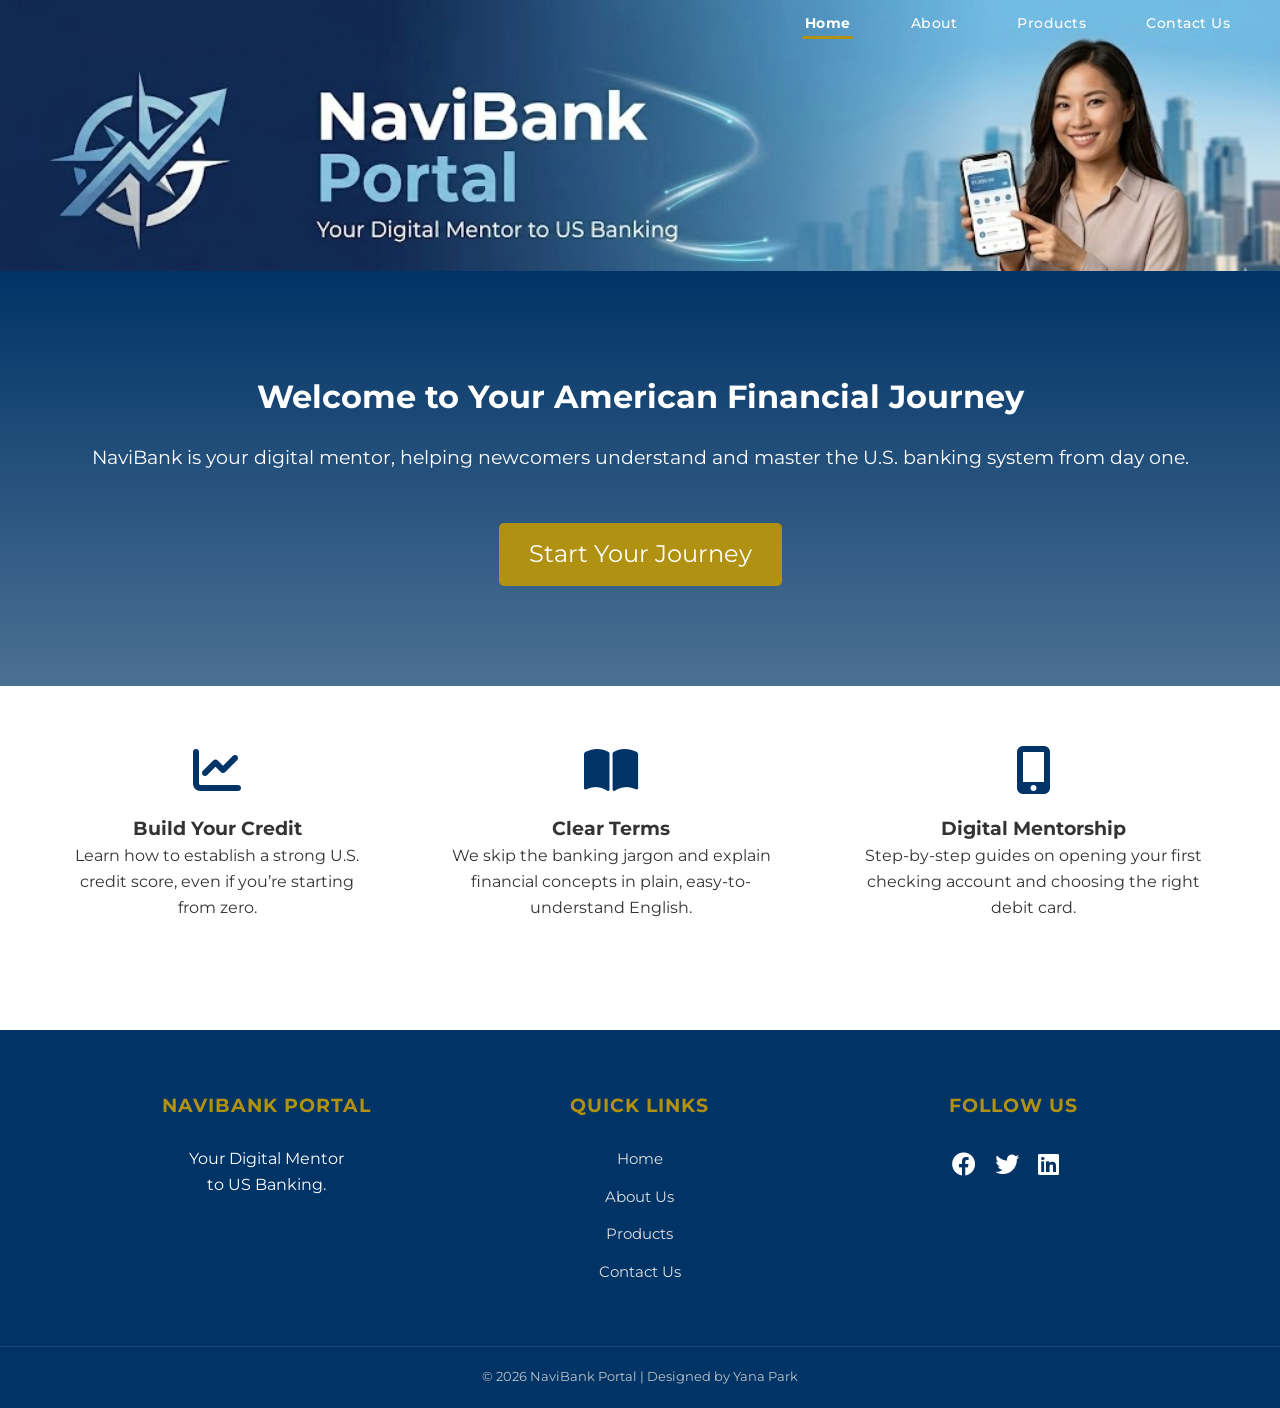
<file: index.html>
<!DOCTYPE html>
<html lang="en">

<head>
    <meta charset="UTF-8">
    <meta name="viewport" content="width=device-width, initial-scale=1.0">
    <title>Home</title>
    <link rel="stylesheet" href="https://cdnjs.cloudflare.com/ajax/libs/font-awesome/6.0.0/css/all.min.css">
    <link rel="preconnect" href="https://fonts.googleapis.com">
    <link rel="preconnect" href="https://fonts.gstatic.com" crossorigin>
    <link href="https://fonts.googleapis.com/css2?family=Montserrat:wght@400;700&display=swap" rel="stylesheet">
    <link rel="stylesheet" href="css/style.css">
</head>

<body>
    <header>
        <nav class="overlay-nav">
            <!-- Hamburger Menu for Mobile -->
            <input type="checkbox" id="menu-toggle">
            <label for="menu-toggle" class="hamburger">
                <i class="fas fa-bars"></i>
            </label>
            <ul class="nav-links">
                <label for="menu-toggle" class="close-menu">
                    <i class="fas fa-times"></i>
                </label>
                <li><a href="index.html" class="active">Home</a></li>
                <li><a href="history.html">About</a></li>
                <li><a href="products.html">Products</a></li>
                <li><a href="contactus.html">Contact Us</a></li>
            </ul>
        </nav>
        <img src="images/NaviBank_header.png" alt="NaviBank Portal Banner featuring an adult Asian woman">
    </header>
    <main>
        <section class="hero">
            <div class="hero-content">
                <h1>Welcome to Your American Financial Journey</h1>
                <p>NaviBank is your digital mentor, helping newcomers understand and master the U.S. banking system
                    from
                    day one.</p>
                <a href="products.html" class="btn-primary">Start Your Journey</a>
            </div>
        </section>
        <section class="features">
            <div class="feature-item">
                <i class="fas fa-chart-line"></i>
                <h3>Build Your Credit</h3>
                <p>Learn how to establish a strong U.S. credit score, even if you’re starting from zero.</p>
            </div>
            <div class="feature-item">
                <i class="fas fa-book-open"></i>
                <h3>Clear Terms</h3>
                <p>We skip the banking jargon and explain financial concepts in plain, easy-to-understand English.</p>
            </div>
            <div class="feature-item">
                <i class="fas fa-mobile-alt"></i>
                <h3>Digital Mentorship</h3>
                <p>Step-by-step guides on opening your first checking account and choosing the right debit card.</p>
            </div>
        </section>
    </main>

    <!-- Footer -->
    <footer>
        <div class="footer-container">
            <div class="footer-info">
                <h3>NaviBank Portal</h3>
                <p>Your Digital Mentor <br>to US Banking.</p>
            </div>

            <div class="footer-links">
                <h4>Quick Links</h4>
                <ul>
                    <li><a href="index.html">Home</a></li>
                    <li><a href="history.html">About Us</a></li>
                    <li><a href="products.html">Products</a></li>
                    <li><a href="contactus.html">Contact Us</a></li>
                </ul>
            </div>

            <div class="footer-social">
                <h4>Follow Us</h4>
                <div class="social-icons">
                    <a href="#"><i class="fab fa-facebook"></i></a>
                    <a href="#"><i class="fab fa-twitter"></i></a>
                    <a href="#"><i class="fab fa-linkedin"></i></a>
                </div>
            </div>
        </div>

        <div class="footer-bottom">
            <p>&copy; 2026 NaviBank Portal | Designed by Yana Park</p>
        </div>
    </footer>
</body>

</html>
</file>
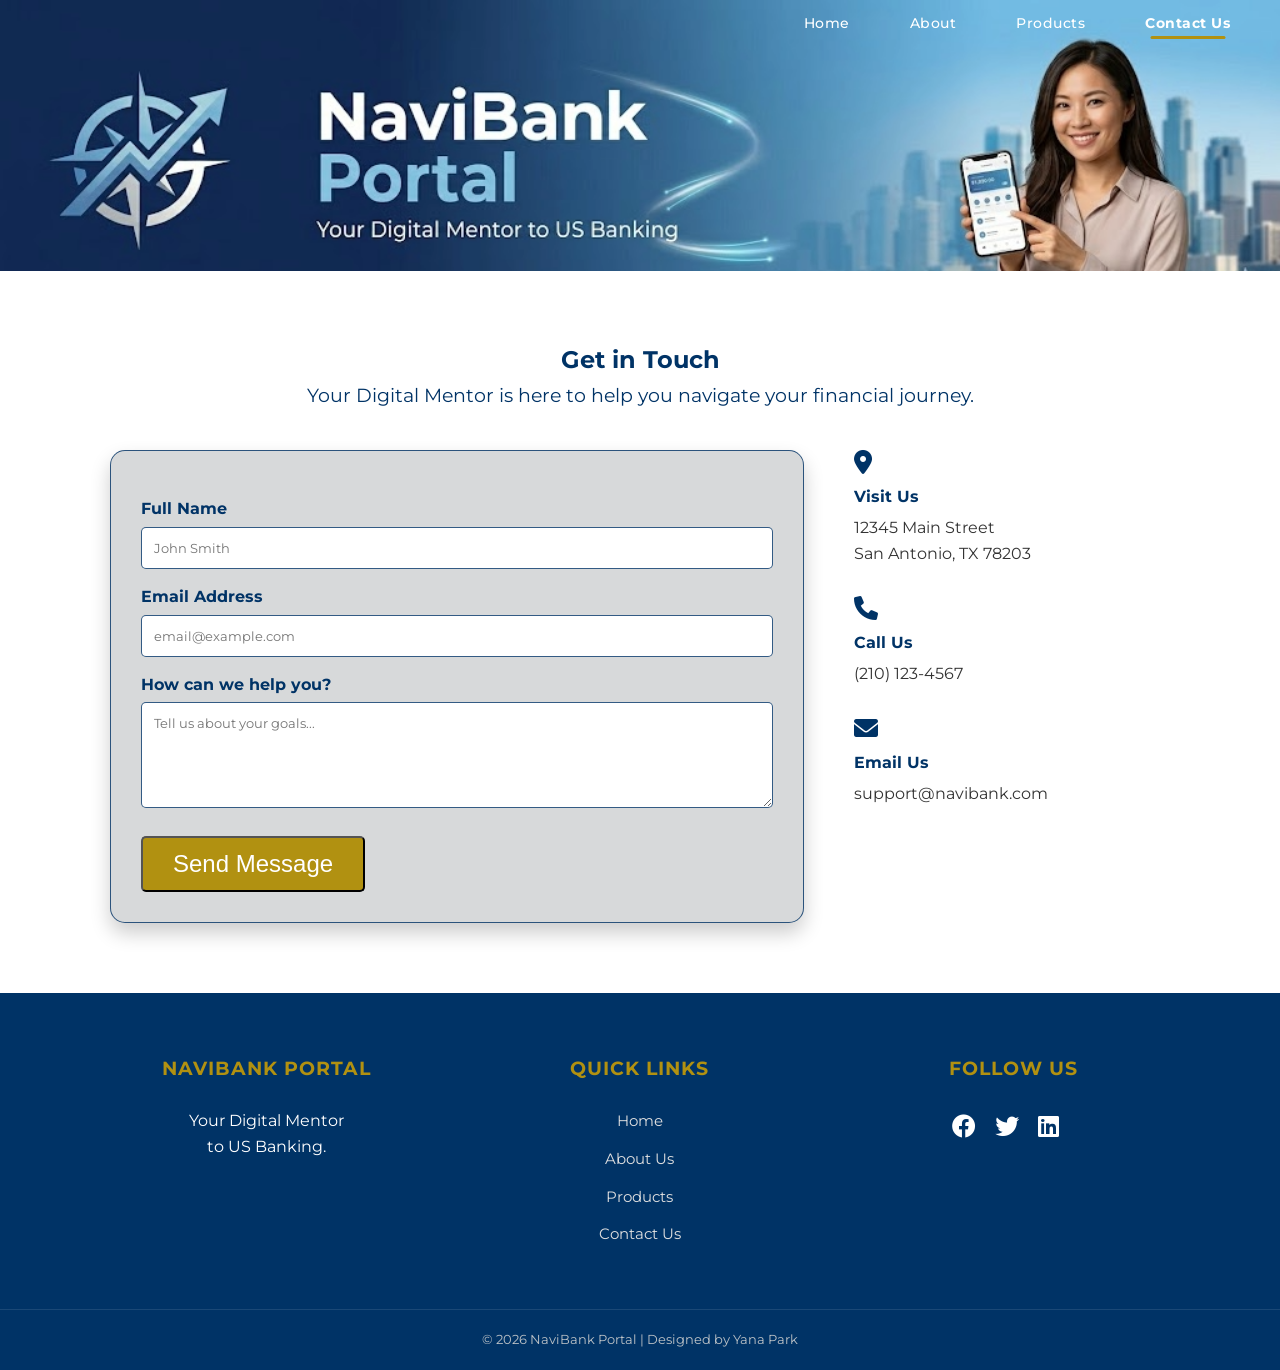
<file: contactus.html>
<!DOCTYPE html>
<html lang="en">

<head>
    <meta charset="UTF-8">
    <meta name="viewport" content="width=device-width, initial-scale=1.0">
    <title>Contact Us</title>
    <link rel="stylesheet" href="https://cdnjs.cloudflare.com/ajax/libs/font-awesome/6.0.0/css/all.min.css">
    <link rel="preconnect" href="https://fonts.googleapis.com">
    <link rel="preconnect" href="https://fonts.gstatic.com" crossorigin>
    <link href="https://fonts.googleapis.com/css2?family=Montserrat:wght@400;700&display=swap" rel="stylesheet">
    <link rel="stylesheet" href="css/style.css">
</head>

<body>
    <header>
        <nav class="overlay-nav">
            <!-- Hamburger Menu for Mobile -->
            <input type="checkbox" id="menu-toggle">
            <label for="menu-toggle" class="hamburger">
                <i class="fas fa-bars"></i>
            </label>
            <ul class="nav-links">
                <label for="menu-toggle" class="close-menu">
                    <i class="fas fa-times"></i>
                </label>
                <li><a href="index.html">Home</a></li>
                <li><a href="history.html">About</a></li>
                <li><a href="products.html">Products</a></li>
                <li><a href="contactus.html" class="active">Contact Us</a></li>
            </ul>
        </nav>
        <img src="images/NaviBank_header.png" alt="NaviBank Portal Banner featuring an adult Asian woman">
    </header>
    <main class="contact-container">
        <div class="contact-header">
            <h2>Get in Touch</h2>
            <p>Your Digital Mentor is here to help you navigate your financial journey.</p>
        </div>

        <section class="contact-content">
            <div class="contact-form">
                <form id="contactForm" novalidate>
                    <label for="name">Full Name</label>
                    <input type="text" id="name" placeholder="John Smith" required>

                    <label for="email">Email Address</label>
                    <input type="email" id="email" placeholder="email@example.com" required>

                    <label for="message">How can we help you?</label>
                    <textarea id="message" rows="5" placeholder="Tell us about your goals..."></textarea>

                    <button type="submit" class="btn-primary">Send Message</button>
                </form>
            </div>

            <div class="contact-info-box">
                <div class="info-item">
                    <i class="fas fa-location-dot"></i>
                    <h4>Visit Us</h4>
                    <p>12345 Main Street<br>San Antonio, TX 78203</p>
                </div>
                <div class="info-item">
                    <i class="fas fa-phone"></i>
                    <h4>Call Us</h4>
                    <p>(210) 123-4567</p>
                </div>
                <div class="info-item">
                    <i class="fas fa-envelope"></i>
                    <h4>Email Us</h4>
                    <p>support@navibank.com</p>
                </div>
            </div>
        </section>
    </main>

    <!-- Footer -->
    <footer>
        <div class="footer-container">
            <div class="footer-info">
                <h3>NaviBank Portal</h3>
                <p>Your Digital Mentor <br>to US Banking.</p>
            </div>

            <div class="footer-links">
                <h4>Quick Links</h4>
                <ul>
                    <li><a href="index.html">Home</a></li>
                    <li><a href="history.html">About Us</a></li>
                    <li><a href="products.html">Products</a></li>
                    <li><a href="contactus.html">Contact Us</a></li>
                </ul>
            </div>

            <div class="footer-social">
                <h4>Follow Us</h4>
                <div class="social-icons">
                    <a href="#"><i class="fab fa-facebook"></i></a>
                    <a href="#"><i class="fab fa-twitter"></i></a>
                    <a href="#"><i class="fab fa-linkedin"></i></a>
                </div>
            </div>
        </div>

        <div class="footer-bottom">
            <p>&copy; 2026 NaviBank Portal | Designed by Yana Park</p>
        </div>
    </footer>
    <script src="js/script.js"></script>
</body>

</html>
</file>
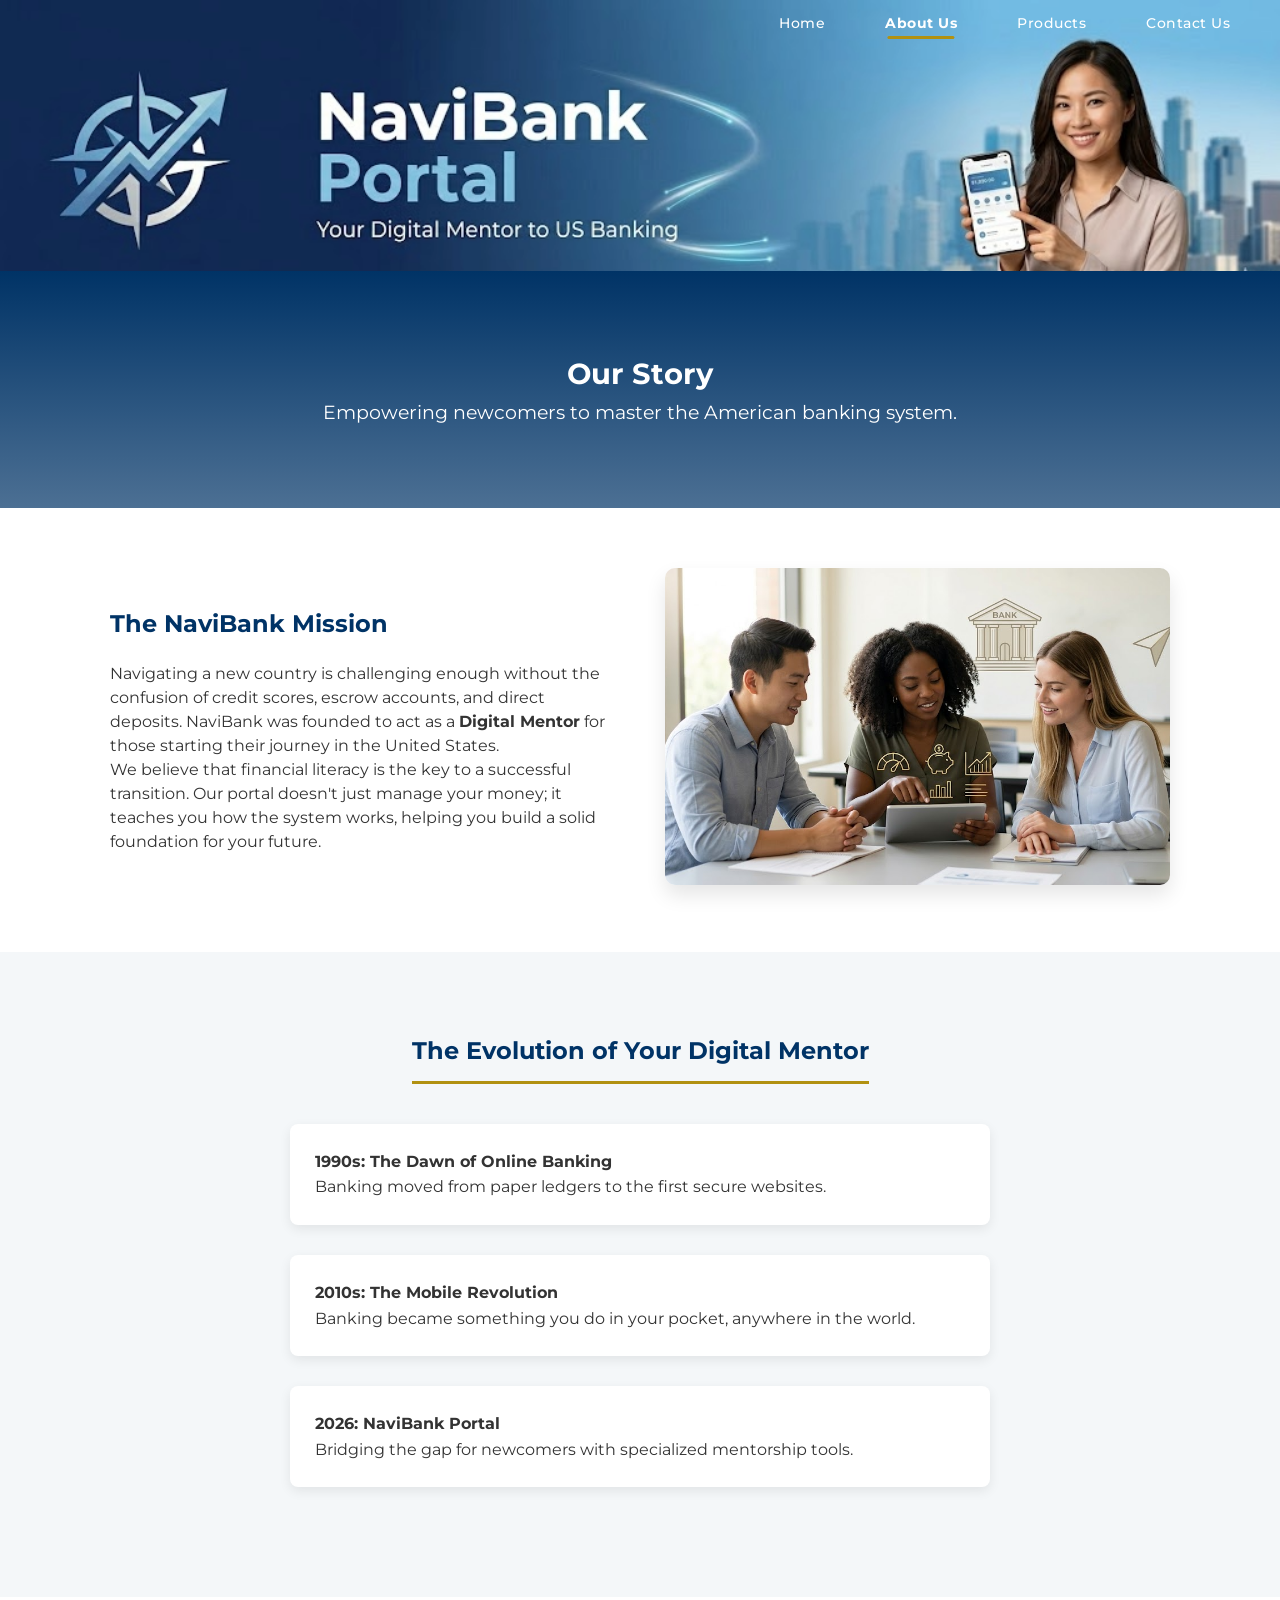
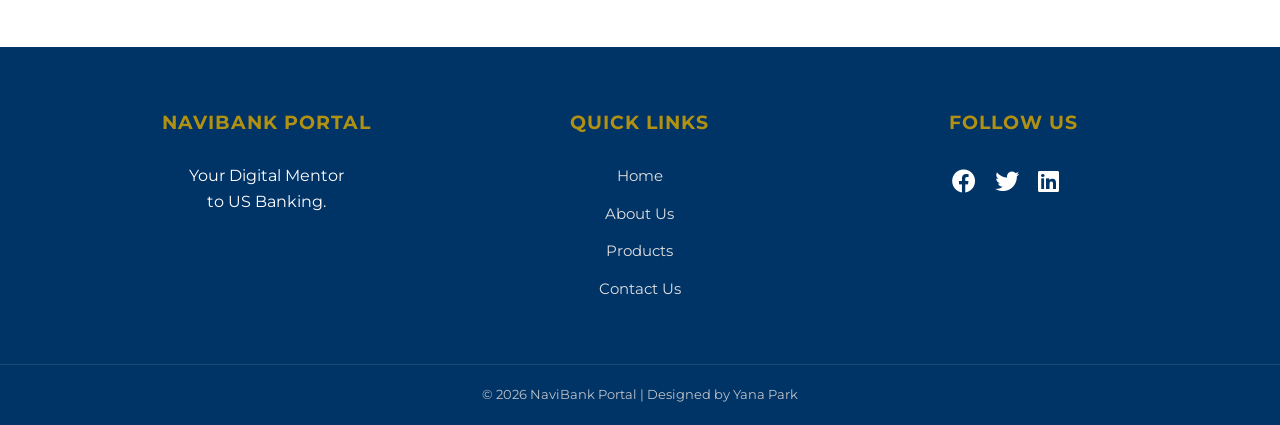
<file: history.html>
<!DOCTYPE html>
<html lang="en">

<head>
    <meta charset="UTF-8">
    <meta name="viewport" content="width=device-width, initial-scale=1.0">
    <title>About Us</title>
    <link rel="stylesheet" href="https://cdnjs.cloudflare.com/ajax/libs/font-awesome/6.0.0/css/all.min.css">
    <link rel="preconnect" href="https://fonts.googleapis.com">
    <link rel="preconnect" href="https://fonts.gstatic.com" crossorigin>
    <link href="https://fonts.googleapis.com/css2?family=Montserrat:wght@400;700&display=swap" rel="stylesheet">
    <link rel="stylesheet" href="css/style.css">
</head>

<body>
    <header>
        <nav class="overlay-nav">
            <!-- Hamburger Menu for Mobile -->
            <input type="checkbox" id="menu-toggle">
            <label for="menu-toggle" class="hamburger">
                <i class="fas fa-bars"></i>
            </label>
            <ul class="nav-links">
                <label for="menu-toggle" class="close-menu">
                    <i class="fas fa-times"></i>
                </label>
                <li><a href="index.html">Home</a></li>
                <li><a href="history.html" class="active">About Us</a></li>
                <li><a href="products.html">Products</a></li>
                <li><a href="contactus.html">Contact Us</a></li>
            </ul>
        </nav>
        <img src="images/NaviBank_header.png" alt="NaviBank Portal Banner featuring an adult Asian woman">
    </header>
    <main>
        <section class="about-hero">
            <h1>Our Story</h1>
            <p>Empowering newcomers to master the American banking system.</p>
        </section>

        <section class="about-content">
            <div class="about-container">
                <div class="about-text">
                    <h2>The NaviBank Mission</h2>
                    <p>Navigating a new country is challenging enough without the confusion of credit scores, escrow
                        accounts, and direct deposits. NaviBank was founded to act as a <strong>Digital Mentor</strong>
                        for those starting their journey in the United States.</p>

                    <p>We believe that financial literacy is the key to a successful transition. Our portal doesn't just
                        manage your money; it teaches you how the system works, helping you build a solid foundation for
                        your future.</p>
                </div>
                <div class="about-image">
                    <img src="images/about_digital_mentor.png" alt="Digital Mentor Illustration">
                </div>
            </div>
        </section>
        <section class="history-timeline">
            <h2>The Evolution of Your Digital Mentor</h2>
            <div class="timeline-item">
                <h4>1990s: The Dawn of Online Banking</h4>
                <p>Banking moved from paper ledgers to the first secure websites.</p>
            </div>
            <div class="timeline-item">
                <h4>2010s: The Mobile Revolution</h4>
                <p>Banking became something you do in your pocket, anywhere in the world.</p>
            </div>
            <div class="timeline-item">
                <h4>2026: NaviBank Portal</h4>
                <p>Bridging the gap for newcomers with specialized mentorship tools.</p>
            </div>
        </section>
    </main>

    <!-- Footer -->
    <footer>
        <div class="footer-container">
            <div class="footer-info">
                <h3>NaviBank Portal</h3>
                <p>Your Digital Mentor <br>to US Banking.</p>
            </div>

            <div class="footer-links">
                <h4>Quick Links</h4>
                <ul>
                    <li><a href="index.html">Home</a></li>
                    <li><a href="history.html">About Us</a></li>
                    <li><a href="products.html">Products</a></li>
                    <li><a href="contactus.html">Contact Us</a></li>
                </ul>
            </div>

            <div class="footer-social">
                <h4>Follow Us</h4>
                <div class="social-icons">
                    <a href="#"><i class="fab fa-facebook"></i></a>
                    <a href="#"><i class="fab fa-twitter"></i></a>
                    <a href="#"><i class="fab fa-linkedin"></i></a>
                </div>
            </div>
        </div>

        <div class="footer-bottom">
            <p>&copy; 2026 NaviBank Portal | Designed by Yana Park</p>
        </div>
    </footer>
</body>

</html>
</file>
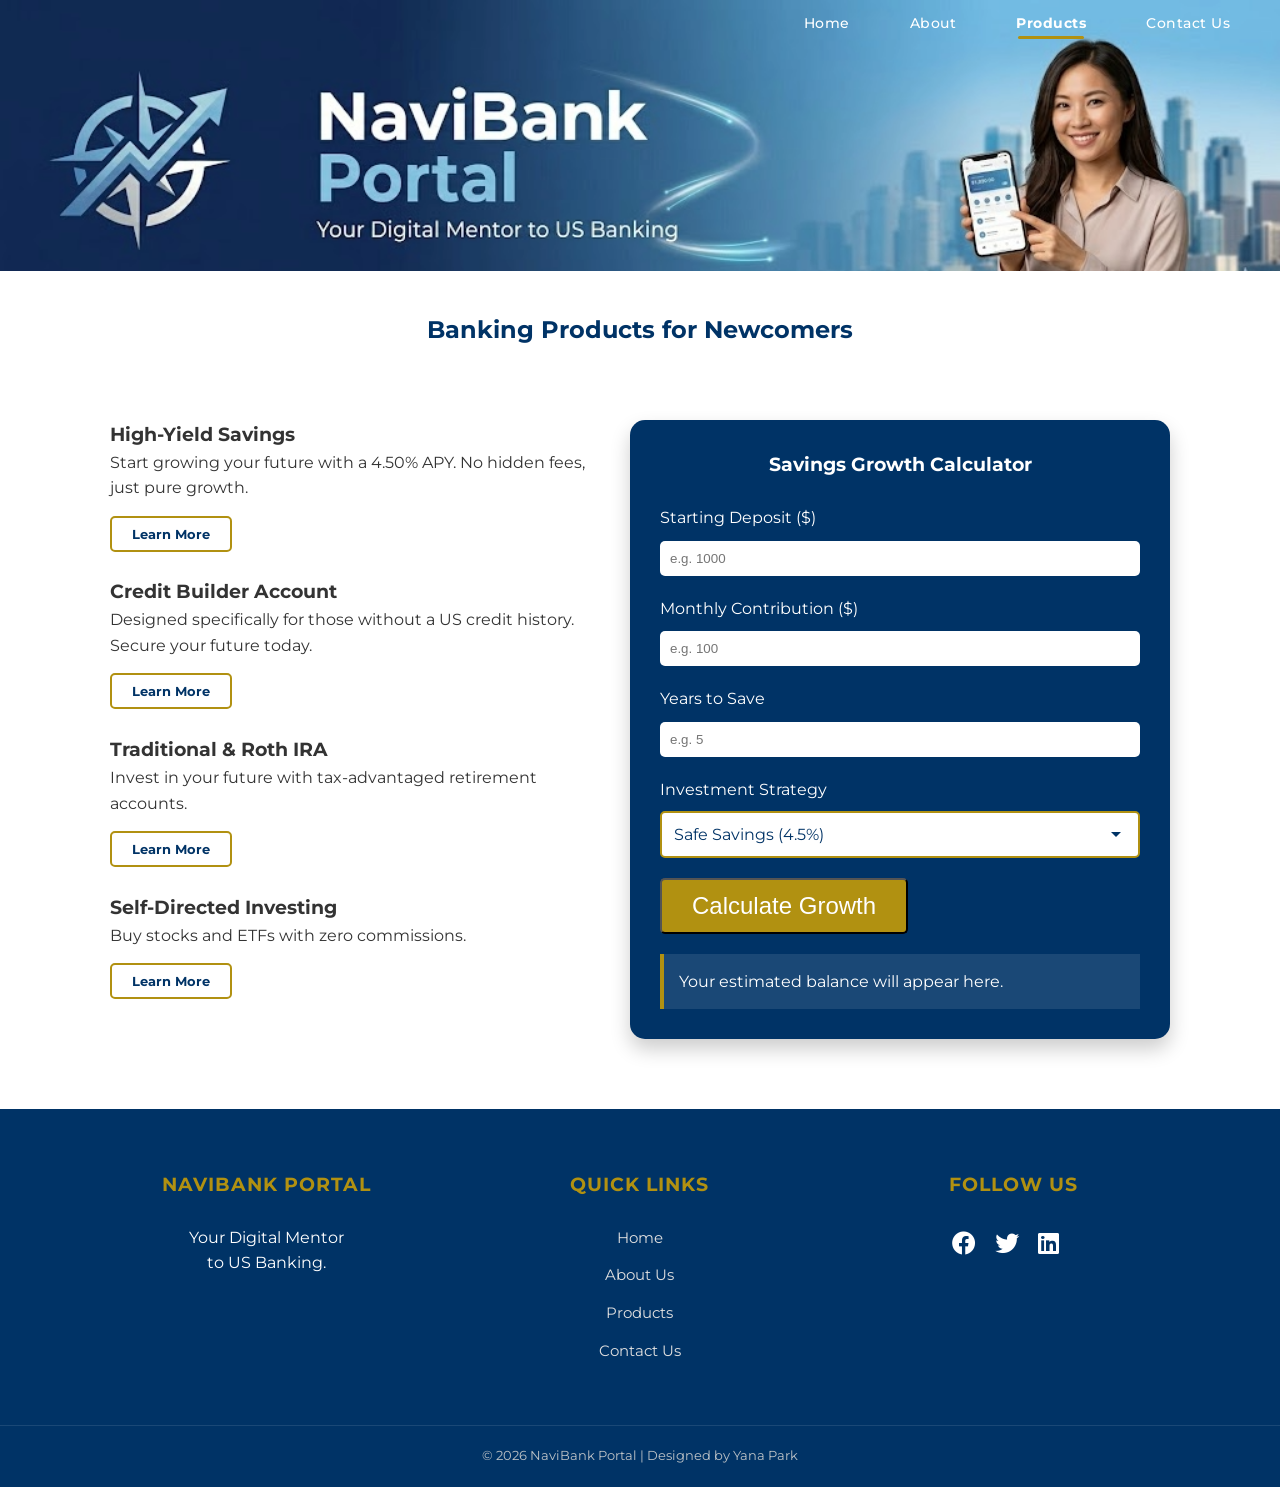
<file: products.html>
<!DOCTYPE html>
<html lang="en">

<head>
    <meta charset="UTF-8">
    <meta name="viewport" content="width=device-width, initial-scale=1.0">
    <title>Products</title>
    <link rel="stylesheet" href="https://cdnjs.cloudflare.com/ajax/libs/font-awesome/6.0.0/css/all.min.css">
    <link rel="preconnect" href="https://fonts.googleapis.com">
    <link rel="preconnect" href="https://fonts.gstatic.com" crossorigin>
    <link href="https://fonts.googleapis.com/css2?family=Montserrat:wght@400;700&display=swap" rel="stylesheet">
    <link rel="stylesheet" href="css/style.css">
</head>

<body>
    <header>
        <nav class="overlay-nav">
            <!-- Hamburger Menu for Mobile -->
            <input type="checkbox" id="menu-toggle">
            <label for="menu-toggle" class="hamburger">
                <i class="fas fa-bars"></i>
            </label>
            <ul class="nav-links">
                <label for="menu-toggle" class="close-menu">
                    <i class="fas fa-times"></i>
                </label>
                <li><a href="index.html">Home</a></li>
                <li><a href="history.html">About</a></li>
                <li><a href="products.html" class="active">Products</a></li>
                <li><a href="contactus.html">Contact Us</a></li>
            </ul>
        </nav>
        <img src="images/NaviBank_header.png" alt="NaviBank Portal Banner featuring an adult Asian woman">
    </header>
    <main class="products-main">
        <h2>Banking Products for Newcomers</h2>
        <section class="products-container">
            <div class="product-info">

                <div class="product">
                    <h3>High-Yield Savings</h3>
                    <p>Start growing your future with a 4.50% APY. No hidden fees, just pure growth.</p>
                    <button class="learn-more-btn" onclick="openModal('Savings')">Learn More</button>
                </div><br>

                <div class="product">
                    <h3>Credit Builder Account</h3>
                    <p>Designed specifically for those without a US credit history. Secure your future today.</p>
                    <button class="learn-more-btn" onclick="openModal('Credit Builder')">Learn More</button>
                </div><br>

                <div class="product">
                    <h3>Traditional & Roth IRA</h3>
                    <p>Invest in your future with tax-advantaged retirement accounts.</p>
                    <button class="learn-more-btn" onclick="openModal('IRA')">Learn More</button>
                </div><br>

                <div class="product">
                    <h3>Self-Directed Investing</h3>
                    <p>Buy stocks and ETFs with zero commissions.</p>
                    <button class="learn-more-btn" onclick="openModal('Stocks')">Learn More</button>
                </div>
            </div>

            <!-- Calculator Section -->
            <div class="calculator">
                <h3>Savings Growth Calculator</h3><br>

                <label for="principal">Starting Deposit ($)</label>
                <input type="number" id="principal" placeholder="e.g. 1000">

                <label for="monthly">Monthly Contribution ($)</label>
                <input type="number" id="monthly" placeholder="e.g. 100">

                <label for="years">Years to Save</label>
                <input type="number" id="years" placeholder="e.g. 5">

                <label for="strategy">Investment Strategy</label>
                <select id="strategy">
                    <option value="0.045">Safe Savings (4.5%)</option>
                    <option value="0.07">IRA Retirement (7%)</option>
                    <option value="0.10">Stock Market (10%)</option>
                </select>

                <button onclick="calculateInterest()" class="btn-primary">Calculate Growth</button>

                <div id="calc-result" class="result-display">
                    Your estimated balance will appear here.
                </div>
            </div>
        </section>

    </main>

    <!-- Footer -->
    <footer>
        <div class="footer-container">
            <div class="footer-info">
                <h3>NaviBank Portal</h3>
                <p>Your Digital Mentor <br>to US Banking.</p>
            </div>

            <div class="footer-links">
                <h4>Quick Links</h4>
                <ul>
                    <li><a href="index.html">Home</a></li>
                    <li><a href="history.html">About Us</a></li>
                    <li><a href="products.html">Products</a></li>
                    <li><a href="contactus.html">Contact Us</a></li>
                </ul>
            </div>

            <div class="footer-social">
                <h4>Follow Us</h4>
                <div class="social-icons">
                    <a href="#"><i class="fab fa-facebook"></i></a>
                    <a href="#"><i class="fab fa-twitter"></i></a>
                    <a href="#"><i class="fab fa-linkedin"></i></a>
                </div>
            </div>
        </div>

        <div class="footer-bottom">
            <p>&copy; 2026 NaviBank Portal | Designed by Yana Park</p>
        </div>
    </footer>

    <div id="productModal" class="modal">/*Hidden by default*/
        <div class="modal-content">
            <span class="close-btn">&times;</span>
            <h2 id="modalTitle"></h2>
            <p id="modalDescription"></p>
        </div>
    </div>

    <script src="js/script.js"></script>
</body>

</html>
</file>
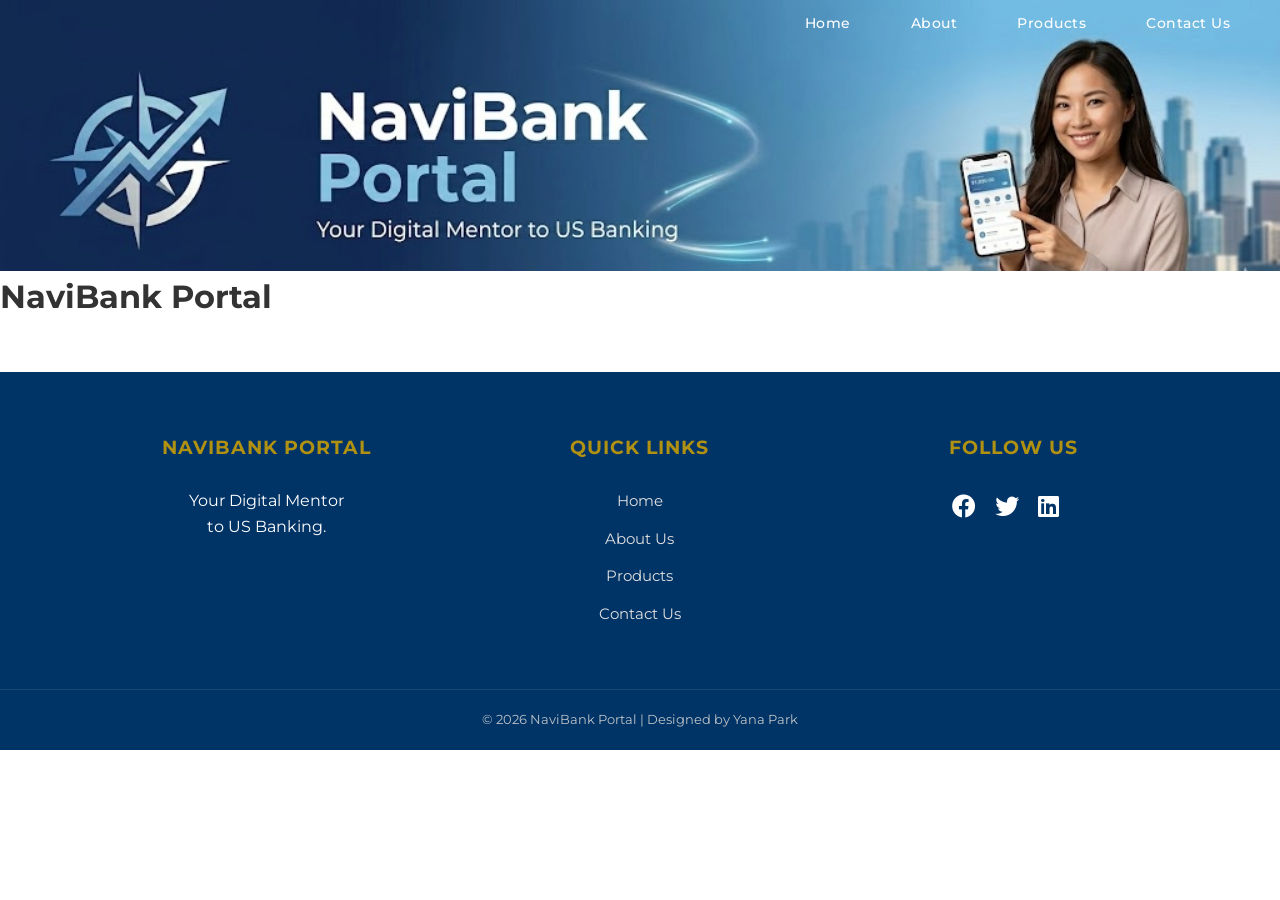
<file: template.html>
<!DOCTYPE html>
<html lang="en">

<head>
    <meta charset="UTF-8">
    <meta name="viewport" content="width=device-width, initial-scale=1.0">
    <title></title>
    <link rel="stylesheet" href="https://cdnjs.cloudflare.com/ajax/libs/font-awesome/6.0.0/css/all.min.css">
    <link rel="preconnect" href="https://fonts.googleapis.com">
    <link rel="preconnect" href="https://fonts.gstatic.com" crossorigin>
    <link href="https://fonts.googleapis.com/css2?family=Montserrat:wght@400;700&display=swap" rel="stylesheet">
    <link rel="stylesheet" href="css/style.css">
</head>

<body>
    <header>
        <nav class="overlay-nav">
            <!-- Hamburger Menu for Mobile -->
            <input type="checkbox" id="menu-toggle">
            <label for="menu-toggle" class="hamburger">
                <i class="fas fa-bars"></i>
            </label>
            <ul class="nav-links">
                <label for="menu-toggle" class="close-menu">
                    <i class="fas fa-times"></i>
                </label>
                <li><a href="index.html">Home</a></li>
                <li><a href="history.html">About</a></li>
                <li><a href="products.html">Products</a></li>
                <li><a href="contactus.html">Contact Us</a></li>
            </ul>
        </nav>
        <img src="images/NaviBank_header.png" alt="NaviBank Portal Banner featuring an adult Asian woman">
        <h1>NaviBank Portal</h1>
    </header>
    <main>
    </main>

    <!-- Footer -->
    <footer>
        <div class="footer-container">
            <div class="footer-info">
                <h3>NaviBank Portal</h3>
                <p>Your Digital Mentor <br>to US Banking.</p>
            </div>

            <div class="footer-links">
                <h4>Quick Links</h4>
                <ul>
                    <li><a href="index.html">Home</a></li>
                    <li><a href="history.html">About Us</a></li>
                    <li><a href="products.html">Products</a></li>
                    <li><a href="contactus.html">Contact Us</a></li>
                </ul>
            </div>

            <div class="footer-social">
                <h4>Follow Us</h4>
                <div class="social-icons">
                    <a href="#"><i class="fab fa-facebook"></i></a>
                    <a href="#"><i class="fab fa-twitter"></i></a>
                    <a href="#"><i class="fab fa-linkedin"></i></a>
                </div>
            </div>
        </div>

        <div class="footer-bottom">
            <p>&copy; 2026 NaviBank Portal | Designed by Yana Park</p>
        </div>
    </footer>
</body>

</html>
</file>
<file: css/style.css>
/* Global Styles */
* {
    margin: 0;
    padding: 0;
    box-sizing: border-box;
}

body {
    font-family: 'Montserrat', sans-serif;
    line-height: 1.6;
    color: #333;
}

h1,
h2,
h3,
h4 {
    font-weight: 700;
}

h2 {
    font-size: 1.5rem;
}

/* Navigation Styles */
header {
    position: relative;
    width: 100%;
}

header img {
    width: 100%;
    display: block;
    height: auto;
}

nav {
    position: absolute;
    top: 0;
    right: 0;
    width: auto;
    padding: 10px 30px;
    z-index: 10;

}

nav ul {
    list-style: none;
    display: flex;
    justify-content: flex-end;
}

nav ul li {
    margin-left: 20px;
}

nav ul li a {
    position: relative;
    text-decoration: none;
    color: white;
    font-size: 0.9rem;
    letter-spacing: 0.5px;
    font-weight: 500;
    padding: 5px 20px;
}

nav ul li a:hover {
    color: #b19111;
}

nav ul li a.active {
    font-weight: bold;
}

nav ul li a.active::after {
    content: "";
    position: absolute;
    bottom: -2px;
    left: 50%;
    transform: translateX(-50%);
    color: #b19111;
    width: 60%;
    height: 3px;
    background-color: #b19111;
    border-radius: 2px;
}

/* Hero Section */
.hero {
    padding: 100px 20px;
    text-align: center;
    background: linear-gradient(180deg, #003366 0%, rgba(0, 51, 102, 0.7) 100%);
    background-size: cover;
    color: white;
}

.hero h1 {
    font-size: 2rem;
    margin-bottom: 20px;
}

.hero p {
    font-size: 1.2rem;
    margin-bottom: 30px;
}

.btn-primary {
    display: inline-block;
    background-color: #b19111;
    color: white;
    padding: 12px 30px;
    text-decoration: none;
    font-size: 1.5rem;
    border-radius: 5px;
    margin-top: 20px;
    transition: all 0.2s ease;
    cursor: pointer;
}

.btn-primary:hover {
    background-color: #c4a414;
}

.btn-primary:active {
    background-color: #8a710d;
    transform: translateY(2px);
}

/* Features Section */
.features {
    display: flex;
    justify-content: space-around;
    padding: 60px 20px;
    max-width: 1200px;
    margin: 0 auto;
    text-align: center;
    gap: 50px;
}

.feature-item i {
    font-size: 3rem;
    color: #003366;
    margin-bottom: 20px;
}

/* Hide mobile elements */
#menu-toggle,
.hamburger,
.close-menu {
    display: none;
}

/* Footer Styles */
footer {
    background-color: #003366;
    color: white;
    padding: 40px 0 20px 0;
    margin-top: 50px;
}

.footer-container {
    display: flex;
    justify-content: space-around;
    flex-wrap: wrap;
    max-width: 1200px;
    margin: 0 auto;
    padding: 0 40px;
}

.footer-info,
.footer-links,
.footer-social {
    flex: 1 1 250px;
    margin: 20px;
    text-align: center;
}

footer h3,
footer h4 {
    color: #b19111;
    margin-bottom: 25px;
    font-size: 1.2rem;
    text-transform: uppercase;
    letter-spacing: 1px;
}

.footer-links ul {
    list-style: none;
    padding: 0;
}

.footer-links li {
    margin-bottom: 12px;
}

.footer-links a {
    color: #e0e0e0;
    text-decoration: none;
    font-size: 0.95rem;
    transition: 0.3s;
}

.footer-links a:hover {
    color: #b19111;
    padding-left: 5px;
}

.social-icons a {
    color: white;
    font-size: 1.5rem;
    margin-right: 15px;
}

.footer-bottom {
    text-align: center;
    border-top: 1px solid rgba(255, 255, 255, 0.1);
    margin-top: 30px;
    padding-top: 20px;
    font-size: 0.8rem;
    color: #bdc3c7;
}

/* About Page Styles */
.about-hero {
    background: linear-gradient(180deg, #003366 0%, rgba(0, 51, 102, 0.7) 100%);
    color: white;
    padding: 80px 20px;
    text-align: center;
    font-size: 1.2rem
}

.about-container {
    display: flex;
    align-items: center;
    gap: 50px;
    max-width: 1100px;
    margin: 60px auto;
    padding: 0 20px;
}

.about-text {
    flex: 1;
    line-height: 1.5;

}

.about-text h2,
.history-timeline h2 {
    color: #003366;
}

.about-text h2 {
    margin-bottom: 20px;
}

.about-image {
    flex: 1;
}

.about-image img {
    width: 100%;
    border-radius: 10px;
    box-shadow: 0 10px 20px rgba(0, 0, 0, 0.1);
}

.history-timeline {
    text-align: center;
    padding: 80px 20px;
    background-color: #f4f7f9;
}

.history-timeline h2 {
    margin-bottom: 40px;
    display: inline-block;
    border-bottom: 3px solid #b19111;
    padding-bottom: 10px;
}

.timeline-item {
    max-width: 700px;
    margin: 0 auto 30px auto;
    text-align: left;
    padding: 25px;
    background: white;
    border-radius: 8px;
    box-shadow: 0 4px 12px rgba(0, 0, 0, 0.08);
}

/*Products page styles*/
.products-main h2 {
    text-align: center;
    color: #003366;
    margin-top: 40px;
    margin-bottom: 20px;
}

.products-container {
    display: flex;
    gap: 40px;
    max-width: 1100px;
    margin: 50px auto;
    padding: 20px;
}

.product-info {
    flex: 1;
}

/*Calculator*/

.calculator {
    flex: 1;
    background: #003366;
    color: white;
    padding: 30px;
    border-radius: 15px;
    box-shadow: 0 10px 20px rgba(0, 0, 0, 0.2);
}

.calculator h3 {
    text-align: center;
}

.calculator input {
    width: 100%;
    padding: 10px;
    margin: 10px 0 20px 0;
    border-radius: 5px;
    border: none;
}

.result-display {
    margin-top: 20px;
    padding: 15px;
    background: rgba(255, 255, 255, 0.1);
    border-left: 4px solid #b19111;
}

/* Calculator Labels */
.calculator-card label {
    display: block;
    margin-top: 15px;
    font-weight: bold;
    color: #fff;
}

/* Select Dropdown */
#strategy {
    width: 100%;
    padding: 12px;
    margin-top: 8px;
    background-color: #ffffff;
    border: 2px solid #b19111;
    border-radius: 5px;
    font-family: 'Montserrat', sans-serif;
    font-size: 1rem;
    color: #003366;
    cursor: pointer;
    appearance: none;
    background-image: url('data:image/svg+xml;charset=US-ASCII,<svg xmlns="http://www.w3.org/2000/svg" width="24" height="24" fill="%23003366"><path d="M7 10l5 5 5-5z"/></svg>');
    background-repeat: no-repeat;
    background-position: right 10px center;
}

#strategy:focus {
    outline: none;
    border-color: #ffd700;
    box-shadow: 0 0 8px rgba(177, 145, 17, 0.5);
}

/*"Learn More" pop-up modal*/
.learn-more-btn {
    margin-top: 15px;
    padding: 8px 20px;
    background-color: white;
    color: #003366;
    border: 2px solid #b19111;
    border-radius: 5px;
    cursor: pointer;
    font-family: 'Montserrat', sans-serif;
    font-weight: 700;
    transition: 0.3s;
}

.learn-more-btn:hover {
    background-color: #b19111;
    color: white;
}

.modal {
    display: none;
    position: fixed;
    z-index: 1000;
    left: 0;
    top: 0;
    width: 100%;
    height: 100%;
    background-color: rgba(0, 51, 102, 0.8);
}

.modal-content {
    background-color: #fff;
    margin: 15% auto;
    padding: 30px;
    border-left: 8px solid #b19111;
    width: 50%;
    border-radius: 10px;
    position: relative;
}

.close-btn {
    position: absolute;
    right: 20px;
    top: 10px;
    font-size: 28px;
    cursor: pointer;
    color: #003366;
}

/* Contact Page Styles */
.contact-container {
    max-width: 1100px;
    margin: 50px auto;
    padding: 20px;
}

.contact-header {
    text-align: center;
    margin-bottom: 40px;
    color: #003366;
    font-size: 1.2rem;

}

.contact-content {
    display: flex;
    gap: 50px;
    flex-wrap: wrap;
}

.contact-form {
    flex: 2;
    background: #d7d9da;
    padding: 30px;
    border: 1px solid #003366cc;
    border-radius: 15px;
    box-shadow: 0 10px 20px rgba(0, 0, 0, 0.2);
}

.contact-form label {
    display: block;
    margin-top: 15px;
    font-weight: bold;
    color: #003366;
}

.contact-form input,
.contact-form textarea {
    width: 100%;
    padding: 12px;
    margin-top: 5px;
    border: 1px solid #003366cc;
    border-radius: 5px;
    font-family: inherit;
}

.contact-info-box {
    flex: 1;
    display: flex;
    flex-direction: column;
    gap: 30px;
}

.info-item {
    text-align: left;
}

.info-item i {
    font-size: 1.5rem;
    color: #003366;
    margin-bottom: 10px;
}

.info-item h4 {
    color: #003366;
    margin-bottom: 5px;
}

/* Tablet and Mobile Styles */
@media (max-width: 768px) {
    .hamburger {
        display: block;
        color: white;
        font-size: 1.5rem;
        cursor: pointer;
        padding: 10px;
    }

    /* The Dropdown Menu */
    .nav-links {
        position: fixed;
        top: 0;
        right: -100%;
        width: 50%;
        height: 100vh;
        background-color: rgb(0, 51, 102);
        flex-direction: column;
        align-items: center;
        justify-content: center;
        transition: 0.4s;
        z-index: 100;
    }

    .nav-links li {
        margin: 20px 0;
    }

    .nav-links a {
        color: white;
        text-decoration: none;
        font-size: 1.5rem;
        font-weight: 500;
        letter-spacing: 0.5px;
    }

    .close-menu {
        display: block;
        position: absolute;
        top: 20px;
        right: 30px;
        color: white;
        font-size: 2rem;
        cursor: pointer;
    }

    /* When checkbox is checked, slide the menu in */
    #menu-toggle:checked~.nav-links {
        right: 0;
    }

    /* Targets the main layout containers */
    .contact-content,
    .about-container,
    .products-container,
    .features {
        display: flex;
        flex-direction: column;
        align-items: center;
        gap: 30px;
    }

    .contact-form,
    .contact-info-box,
    .about-text,
    .product-info,
    .calculator {
        width: 100%;
        max-width: 100%;
    }

    .about-image {
        display: none;
    }

    .about-text {
        text-align: center;
        width: 100%;
        max-width: 100%;
        flex: 1 1 100%;
        padding: 0 20px;
    }

    .about-container {
        display: block;
    }
}
</file>
